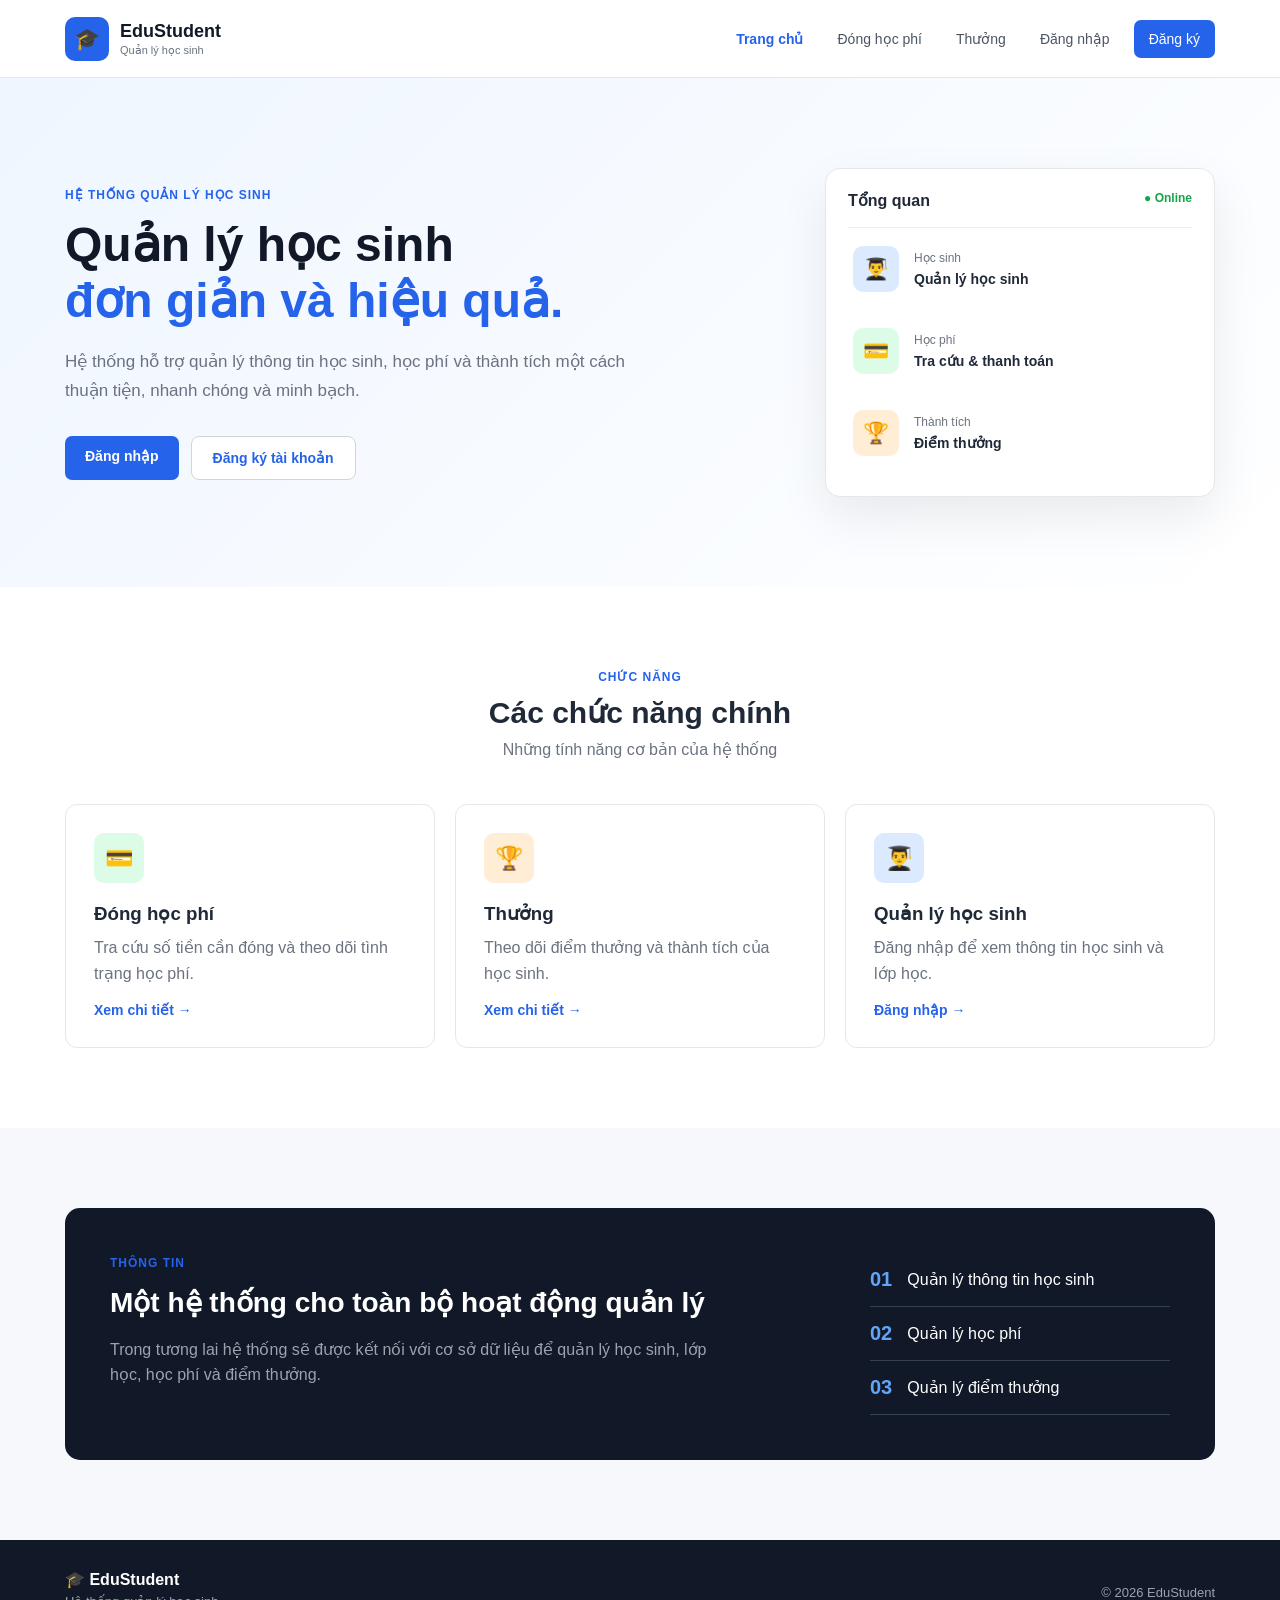
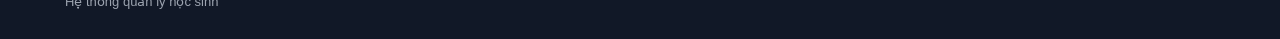
<file: index.html>
<!DOCTYPE html>
<html lang="vi">
<head>
    <meta charset="UTF-8">
    <meta name="viewport" content="width=device-width, initial-scale=1.0">

    <title>EduStudent - Trang chủ</title>

    <link rel="stylesheet" href="index.css">
</head>

<body>

<header class="header">
    <div class="container navbar">

        <a href="index.html" class="logo">
            <div class="logo-icon">🎓</div>

            <div class="logo-text">
                <strong>EduStudent</strong>
                <span>Quản lý học sinh</span>
            </div>
        </a>

        <nav class="nav">
            <a href="index.html" class="active">Trang chủ</a>
            <a href="tuition.html">Đóng học phí</a>
            <a href="reward.html">Thưởng</a>
            <a href="login.html">Đăng nhập</a>
            <a href="register.html" class="register-btn">Đăng ký</a>
        </nav>

    </div>
</header>


<main>

    <!-- HERO -->

    <section class="hero">

        <div class="container hero-content">

            <div class="hero-text">

                <div class="tag">
                    HỆ THỐNG QUẢN LÝ HỌC SINH
                </div>

                <h1>
                    Quản lý học sinh
                    <br>
                    <span>đơn giản và hiệu quả.</span>
                </h1>

                <p>
                    Hệ thống hỗ trợ quản lý thông tin học sinh,
                    học phí và thành tích một cách thuận tiện,
                    nhanh chóng và minh bạch.
                </p>

                <div class="hero-buttons">

                    <a href="login.html" class="btn primary-btn">
                        Đăng nhập
                    </a>

                    <a href="register.html" class="btn outline-btn">
                        Đăng ký tài khoản
                    </a>

                </div>

            </div>


            <div class="hero-image">

                <div class="dashboard-card">

                    <div class="dashboard-top">
                        <span>Tổng quan</span>
                        <span class="online">● Online</span>
                    </div>

                    <div class="dashboard-box">

                        <div class="dash-icon blue">
                            👨‍🎓
                        </div>

                        <div>
                            <small>Học sinh</small>
                            <strong>Quản lý học sinh</strong>
                        </div>

                    </div>

                    <div class="dashboard-box">

                        <div class="dash-icon green">
                            💳
                        </div>

                        <div>
                            <small>Học phí</small>
                            <strong>Tra cứu & thanh toán</strong>
                        </div>

                    </div>

                    <div class="dashboard-box">

                        <div class="dash-icon orange">
                            🏆
                        </div>

                        <div>
                            <small>Thành tích</small>
                            <strong>Điểm thưởng</strong>
                        </div>

                    </div>

                </div>

            </div>

        </div>

    </section>


    <!-- FEATURES -->

    <section class="features">

        <div class="container">

            <div class="section-title">

                <span>CHỨC NĂNG</span>

                <h2>
                    Các chức năng chính
                </h2>

                <p>
                    Những tính năng cơ bản của hệ thống
                </p>

            </div>


            <div class="feature-grid">

                <a href="tuition.html" class="feature-card">

                    <div class="feature-icon green">
                        💳
                    </div>

                    <h3>Đóng học phí</h3>

                    <p>
                        Tra cứu số tiền cần đóng và
                        theo dõi tình trạng học phí.
                    </p>

                    <span class="feature-link">
                        Xem chi tiết →
                    </span>

                </a>


                <a href="reward.html" class="feature-card">

                    <div class="feature-icon orange">
                        🏆
                    </div>

                    <h3>Thưởng</h3>

                    <p>
                        Theo dõi điểm thưởng và
                        thành tích của học sinh.
                    </p>

                    <span class="feature-link">
                        Xem chi tiết →
                    </span>

                </a>


                <a href="login.html" class="feature-card">

                    <div class="feature-icon blue">
                        👨‍🎓
                    </div>

                    <h3>Quản lý học sinh</h3>

                    <p>
                        Đăng nhập để xem thông tin
                        học sinh và lớp học.
                    </p>

                    <span class="feature-link">
                        Đăng nhập →
                    </span>

                </a>

            </div>

        </div>

    </section>


    <!-- INFORMATION -->

    <section class="information">

        <div class="container information-box">

            <div>
                <span class="tag">THÔNG TIN</span>

                <h2>
                    Một hệ thống cho toàn bộ
                    hoạt động quản lý
                </h2>

                <p>
                    Trong tương lai hệ thống sẽ được kết nối
                    với cơ sở dữ liệu để quản lý học sinh,
                    lớp học, học phí và điểm thưởng.
                </p>
            </div>

            <div class="info-list">

                <div>
                    <strong>01</strong>
                    <span>Quản lý thông tin học sinh</span>
                </div>

                <div>
                    <strong>02</strong>
                    <span>Quản lý học phí</span>
                </div>

                <div>
                    <strong>03</strong>
                    <span>Quản lý điểm thưởng</span>
                </div>

            </div>

        </div>

    </section>

</main>


<footer>
    <div class="container footer-content">

        <div>
            <strong>🎓 EduStudent</strong>
            <p>Hệ thống quản lý học sinh</p>
        </div>

        <p>
            © 2026 EduStudent
        </p>

    </div>
</footer>


<script src="index.js"></script>

</body>
</html>
</file>
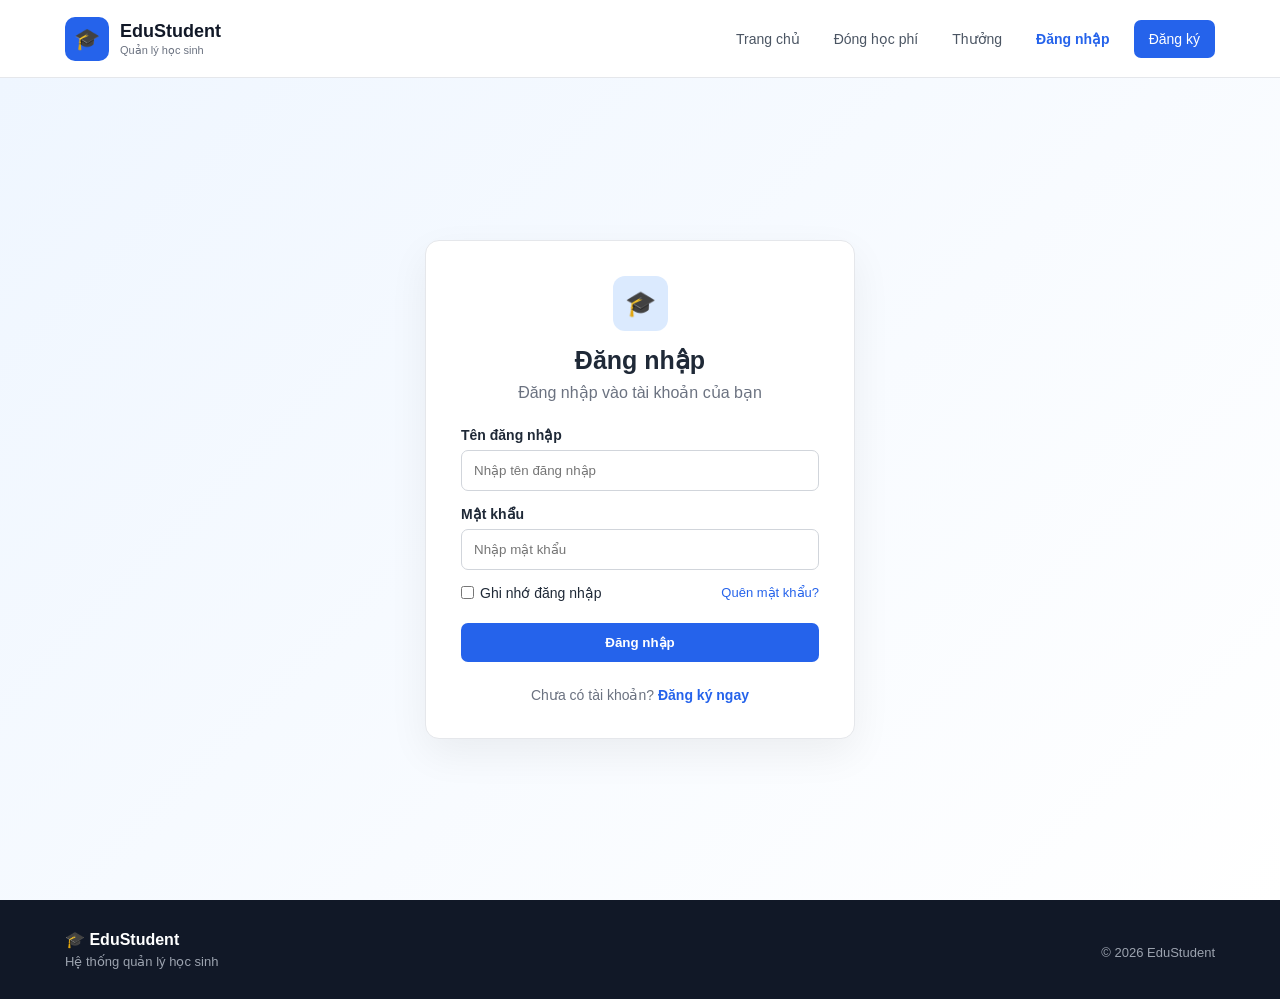
<file: login.html>
<!DOCTYPE html>
<html lang="vi">

<head>

    <meta charset="UTF-8">

    <meta name="viewport"
          content="width=device-width, initial-scale=1.0">

    <title>EduStudent - Đăng nhập</title>

    <link rel="stylesheet"
          href="index.css">

</head>


<body>

<header class="header">

    <div class="container navbar">

        <a href="index.html"
           class="logo">

            <div class="logo-icon">
                🎓
            </div>

            <div class="logo-text">

                <strong>
                    EduStudent
                </strong>

                <span>
                    Quản lý học sinh
                </span>

            </div>

        </a>


        <nav class="nav">

            <a href="index.html">
                Trang chủ
            </a>

            <a href="tuition.html">
                Đóng học phí
            </a>

            <a href="reward.html">
                Thưởng
            </a>

            <a href="login.html"
               class="active">
                Đăng nhập
            </a>

            <a href="register.html"
               class="register-btn">
                Đăng ký
            </a>

        </nav>

    </div>

</header>


<main>

    <section class="auth-page">

        <div class="auth-card">

            <div class="auth-icon">
                🎓
            </div>

            <h1>
                Đăng nhập
            </h1>

            <p>
                Đăng nhập vào tài khoản của bạn
            </p>


            <form id="loginForm">

                <label>
                    Tên đăng nhập
                </label>

                <input
                    type="text"
                    id="loginUsername"
                    placeholder="Nhập tên đăng nhập"
                    required
                >


                <label>
                    Mật khẩu
                </label>

                <input
                    type="password"
                    id="loginPassword"
                    placeholder="Nhập mật khẩu"
                    required
                >


                <div class="form-options">

                    <label class="remember">

                        <input type="checkbox">

                        Ghi nhớ đăng nhập

                    </label>


                    <a href="#">
                        Quên mật khẩu?
                    </a>

                </div>


                <button
                    type="submit"
                    class="primary-btn full-btn">

                    Đăng nhập

                </button>


                <div id="loginMessage"></div>

            </form>


            <div class="auth-footer">

                Chưa có tài khoản?

                <a href="register.html">
                    Đăng ký ngay
                </a>

            </div>

        </div>

    </section>

</main>


<footer>

    <div class="container footer-content">

        <div>

            <strong>
                🎓 EduStudent
            </strong>

            <p>
                Hệ thống quản lý học sinh
            </p>

        </div>

        <p>
            © 2026 EduStudent
        </p>

    </div>

</footer>


<script src="index.js"></script>

</body>
</html>
</file>
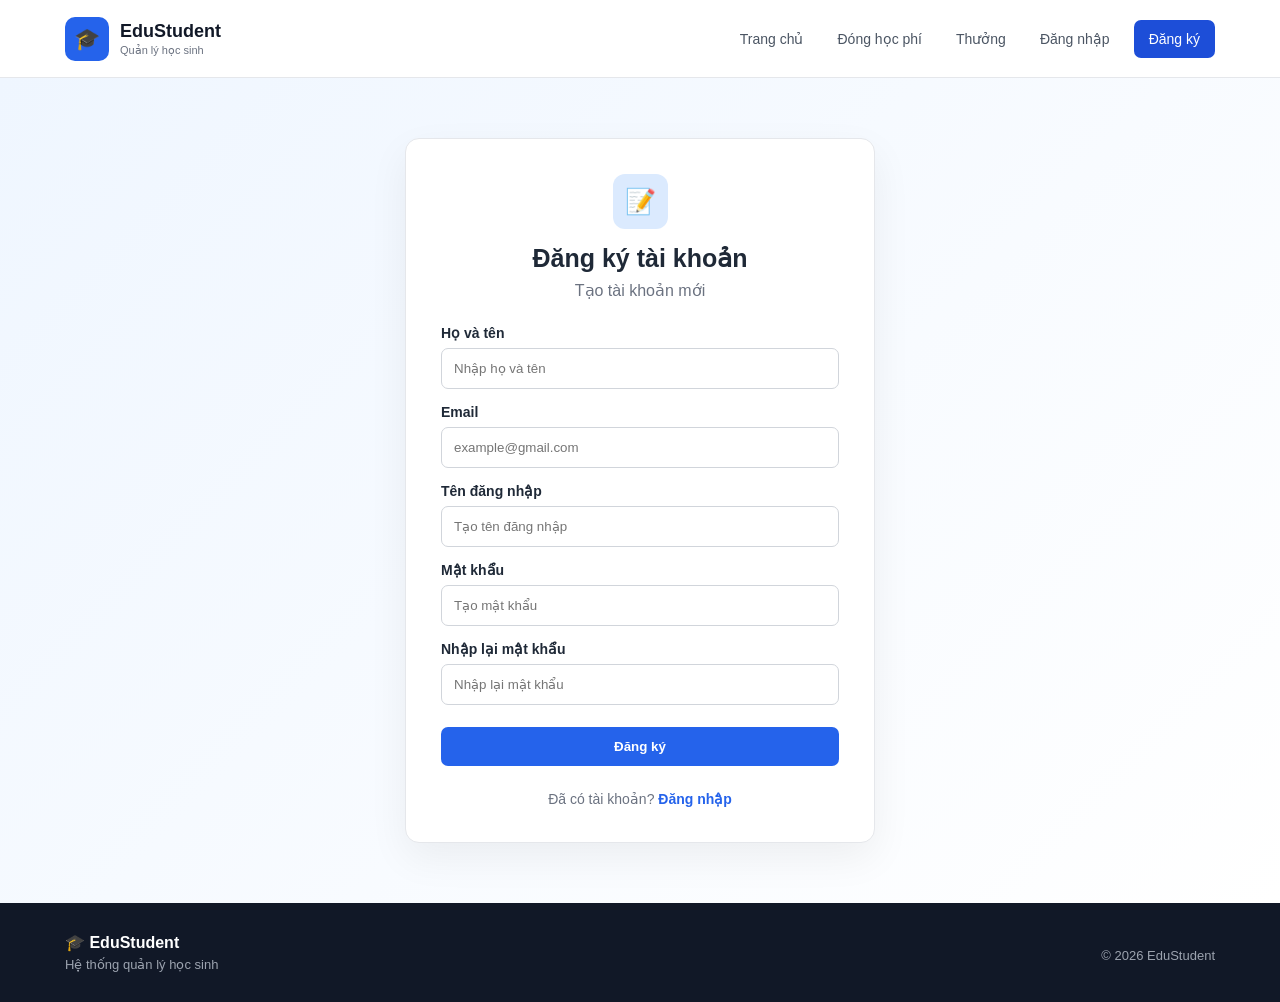
<file: register.html>
<!DOCTYPE html>
<html lang="vi">

<head>

    <meta charset="UTF-8">

    <meta name="viewport"
          content="width=device-width, initial-scale=1.0">

    <title>EduStudent - Đăng ký</title>

    <link rel="stylesheet"
          href="index.css">

</head>


<body>

<header class="header">

    <div class="container navbar">

        <a href="index.html"
           class="logo">

            <div class="logo-icon">
                🎓
            </div>

            <div class="logo-text">

                <strong>
                    EduStudent
                </strong>

                <span>
                    Quản lý học sinh
                </span>

            </div>

        </a>


        <nav class="nav">

            <a href="index.html">
                Trang chủ
            </a>

            <a href="tuition.html">
                Đóng học phí
            </a>

            <a href="reward.html">
                Thưởng
            </a>

            <a href="login.html">
                Đăng nhập
            </a>

            <a href="register.html"
               class="register-btn active-register">
                Đăng ký
            </a>

        </nav>

    </div>

</header>


<main>

    <section class="auth-page">

        <div class="auth-card register-card">

            <div class="auth-icon">
                📝
            </div>

            <h1>
                Đăng ký tài khoản
            </h1>

            <p>
                Tạo tài khoản mới
            </p>


            <form id="registerForm">

                <label>
                    Họ và tên
                </label>

                <input
                    type="text"
                    id="registerName"
                    placeholder="Nhập họ và tên"
                    required
                >


                <label>
                    Email
                </label>

                <input
                    type="email"
                    id="registerEmail"
                    placeholder="example@gmail.com"
                    required
                >


                <label>
                    Tên đăng nhập
                </label>

                <input
                    type="text"
                    id="registerUsername"
                    placeholder="Tạo tên đăng nhập"
                    required
                >


                <label>
                    Mật khẩu
                </label>

                <input
                    type="password"
                    id="registerPassword"
                    placeholder="Tạo mật khẩu"
                    required
                >


                <label>
                    Nhập lại mật khẩu
                </label>

                <input
                    type="password"
                    id="confirmPassword"
                    placeholder="Nhập lại mật khẩu"
                    required
                >


                <button
                    type="submit"
                    class="primary-btn full-btn">

                    Đăng ký

                </button>


                <div id="registerMessage"></div>

            </form>


            <div class="auth-footer">

                Đã có tài khoản?

                <a href="login.html">
                    Đăng nhập
                </a>

            </div>

        </div>

    </section>

</main>


<footer>

    <div class="container footer-content">

        <div>

            <strong>
                🎓 EduStudent
            </strong>

            <p>
                Hệ thống quản lý học sinh
            </p>

        </div>

        <p>
            © 2026 EduStudent
        </p>

    </div>

</footer>


<script src="index.js"></script>

</body>
</html>
</file>
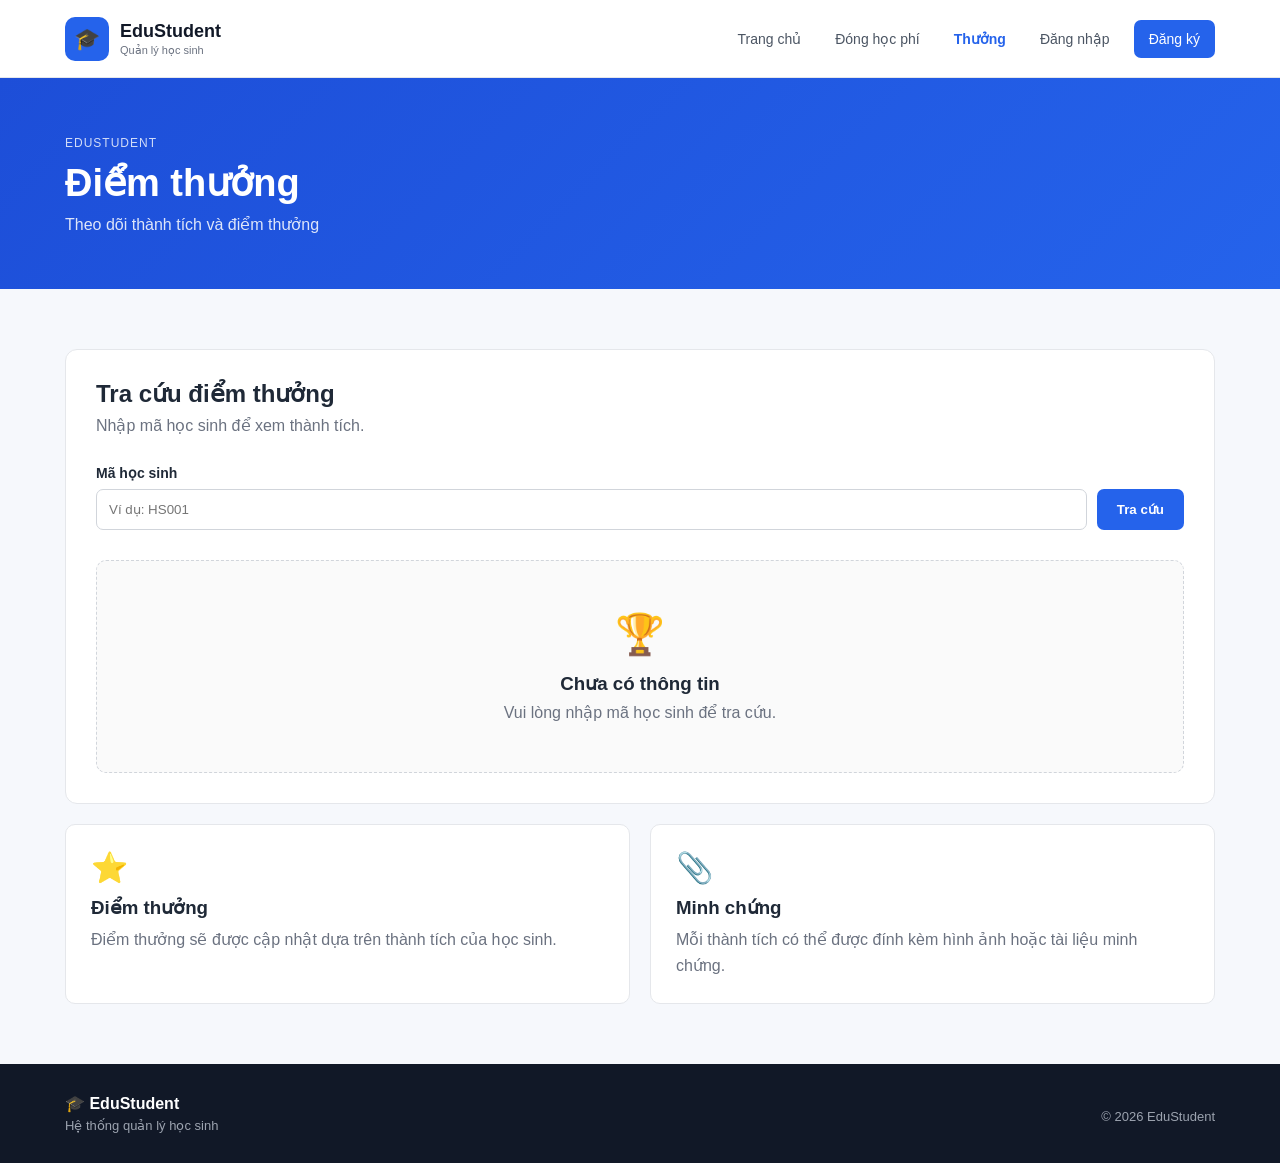
<file: reward.html>
<!DOCTYPE html>
<html lang="vi">
<head>

    <meta charset="UTF-8">

    <meta name="viewport"
          content="width=device-width, initial-scale=1.0">

    <title>EduStudent - Thưởng</title>

    <link rel="stylesheet" href="index.css">

</head>


<body>

<header class="header">

    <div class="container navbar">

        <a href="index.html" class="logo">

            <div class="logo-icon">
                🎓
            </div>

            <div class="logo-text">

                <strong>EduStudent</strong>

                <span>
                    Quản lý học sinh
                </span>

            </div>

        </a>


        <nav class="nav">

            <a href="index.html">
                Trang chủ
            </a>

            <a href="tuition.html">
                Đóng học phí
            </a>

            <a href="reward.html" class="active">
                Thưởng
            </a>

            <a href="login.html">
                Đăng nhập
            </a>

            <a href="register.html"
               class="register-btn">
                Đăng ký
            </a>

        </nav>

    </div>

</header>


<main>

    <section class="page-banner">

        <div class="container">

            <span>EDUSTUDENT</span>

            <h1>
                Điểm thưởng
            </h1>

            <p>
                Theo dõi thành tích và điểm thưởng
            </p>

        </div>

    </section>


    <section class="page-content">

        <div class="container">


            <div class="content-card">

                <div class="card-heading">

                    <h2>
                        Tra cứu điểm thưởng
                    </h2>

                    <p>
                        Nhập mã học sinh để xem thành tích.
                    </p>

                </div>


                <form id="rewardForm"
                      class="search-form">

                    <label>
                        Mã học sinh
                    </label>


                    <div class="input-row">

                        <input
                            type="text"
                            id="rewardStudentCode"
                            placeholder="Ví dụ: HS001"
                            required
                        >


                        <button
                            type="submit"
                            class="primary-btn">

                            Tra cứu

                        </button>

                    </div>

                </form>


                <div id="rewardResult"
                     class="reward-result">

                    <div class="empty-state">

                        <div class="empty-icon">
                            🏆
                        </div>

                        <h3>
                            Chưa có thông tin
                        </h3>

                        <p>
                            Vui lòng nhập mã học sinh để tra cứu.
                        </p>

                    </div>

                </div>

            </div>


            <div class="reward-info">

                <div>

                    <div class="reward-icon">
                        ⭐
                    </div>

                    <h3>
                        Điểm thưởng
                    </h3>

                    <p>
                        Điểm thưởng sẽ được cập nhật
                        dựa trên thành tích của học sinh.
                    </p>

                </div>


                <div>

                    <div class="reward-icon">
                        📎
                    </div>

                    <h3>
                        Minh chứng
                    </h3>

                    <p>
                        Mỗi thành tích có thể được đính kèm
                        hình ảnh hoặc tài liệu minh chứng.
                    </p>

                </div>

            </div>

        </div>

    </section>

</main>


<footer>

    <div class="container footer-content">

        <div>

            <strong>
                🎓 EduStudent
            </strong>

            <p>
                Hệ thống quản lý học sinh
            </p>

        </div>

        <p>
            © 2026 EduStudent
        </p>

    </div>

</footer>


<script src="index.js"></script>

</body>
</html>
</file>
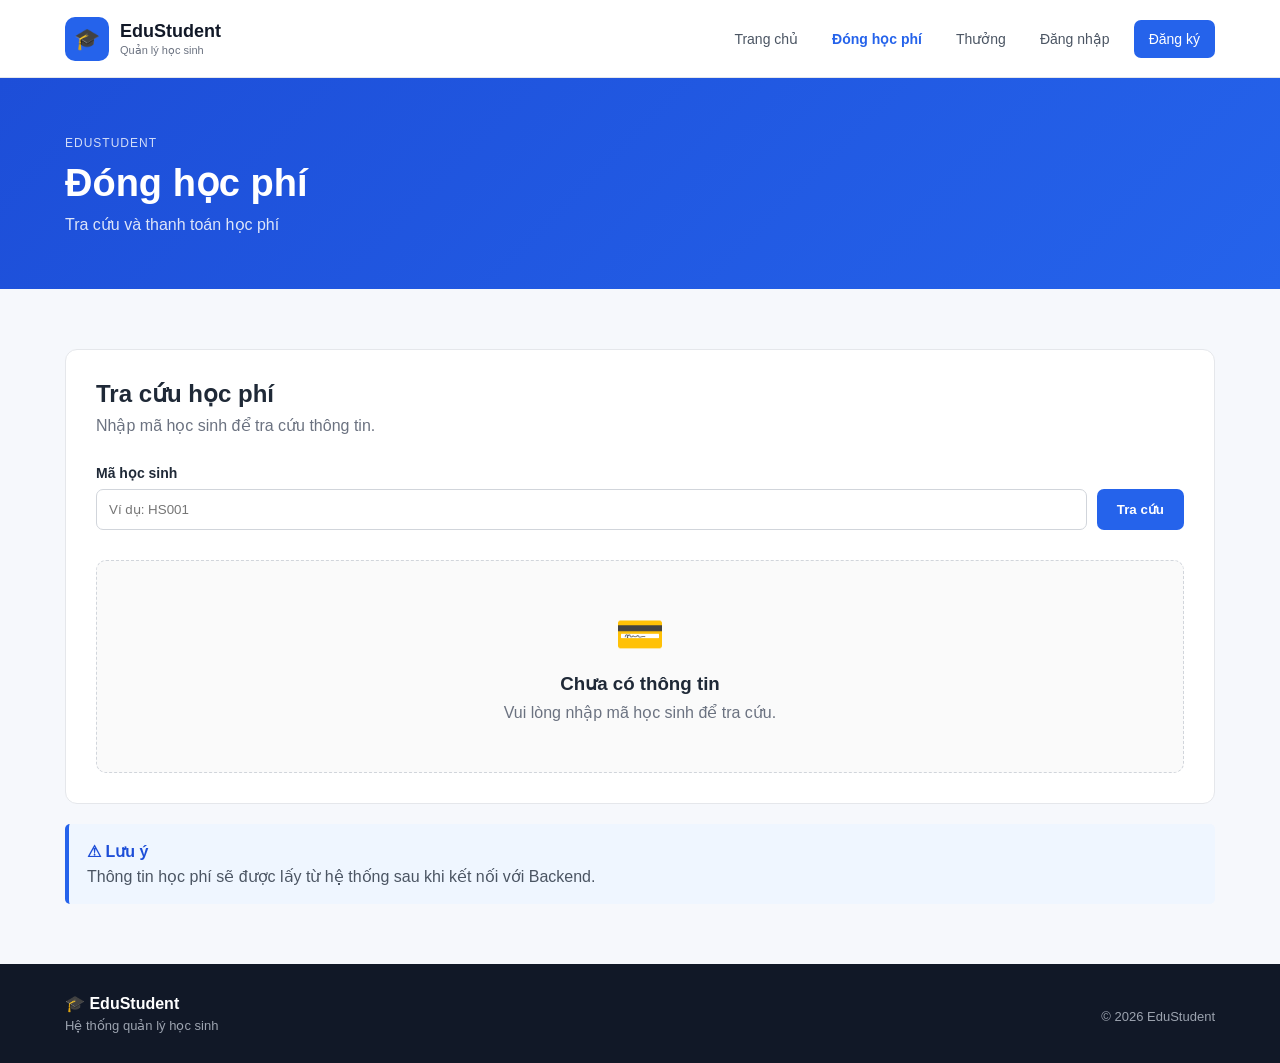
<file: tuition.html>
<!DOCTYPE html>
<html lang="vi">
<head>
    <meta charset="UTF-8">
    <meta name="viewport" content="width=device-width, initial-scale=1.0">

    <title>EduStudent - Đóng học phí</title>

    <link rel="stylesheet" href="index.css">
</head>

<body>

<header class="header">

    <div class="container navbar">

        <a href="index.html" class="logo">
            <div class="logo-icon">🎓</div>

            <div class="logo-text">
                <strong>EduStudent</strong>
                <span>Quản lý học sinh</span>
            </div>
        </a>

        <nav class="nav">
            <a href="index.html">Trang chủ</a>
            <a href="tuition.html" class="active">Đóng học phí</a>
            <a href="reward.html">Thưởng</a>
            <a href="login.html">Đăng nhập</a>
            <a href="register.html" class="register-btn">Đăng ký</a>
        </nav>

    </div>

</header>


<main>

    <section class="page-banner">

        <div class="container">

            <span>EDUSTUDENT</span>

            <h1>
                Đóng học phí
            </h1>

            <p>
                Tra cứu và thanh toán học phí
            </p>

        </div>

    </section>


    <section class="page-content">

        <div class="container">

            <div class="content-card">

                <div class="card-heading">

                    <h2>
                        Tra cứu học phí
                    </h2>

                    <p>
                        Nhập mã học sinh để tra cứu thông tin.
                    </p>

                </div>


                <form id="tuitionForm" class="search-form">

                    <label>
                        Mã học sinh
                    </label>

                    <div class="input-row">

                        <input
                            type="text"
                            id="studentCode"
                            placeholder="Ví dụ: HS001"
                            required
                        >

                        <button type="submit" class="primary-btn">
                            Tra cứu
                        </button>

                    </div>

                </form>


                <!-- KẾT QUẢ SAU NÀY BACKEND SẼ TRẢ VỀ -->

                <div id="tuitionResult" class="tuition-result">

                    <div class="empty-state">

                        <div class="empty-icon">
                            💳
                        </div>

                        <h3>
                            Chưa có thông tin
                        </h3>

                        <p>
                            Vui lòng nhập mã học sinh để tra cứu.
                        </p>

                    </div>

                </div>

            </div>


            <div class="notice">

                <strong>⚠ Lưu ý</strong>

                <p>
                    Thông tin học phí sẽ được lấy từ hệ thống
                    sau khi kết nối với Backend.
                </p>

            </div>

        </div>

    </section>

</main>


<footer>
    <div class="container footer-content">

        <div>
            <strong>🎓 EduStudent</strong>
            <p>Hệ thống quản lý học sinh</p>
        </div>

        <p>© 2026 EduStudent</p>

    </div>
</footer>


<script src="index.js"></script>

</body>
</html>
</file>
<file: index.css>
* {
    margin: 0;
    padding: 0;
    box-sizing: border-box;
}


html {
    scroll-behavior: smooth;
}


body {
    font-family: Arial, Helvetica, sans-serif;
    color: #1f2937;
    background: #f6f8fc;
}


a {
    text-decoration: none;
    color: inherit;
}


.container {
    width: 1150px;
    max-width: calc(100% - 40px);
    margin: auto;
}


/* ================= HEADER ================= */

.header {
    height: 78px;
    background: white;

    border-bottom: 1px solid #e5e7eb;

    position: sticky;
    top: 0;

    z-index: 1000;
}


.navbar {
    height: 100%;

    display: flex;

    justify-content: space-between;
    align-items: center;
}


/* LOGO */

.logo {
    display: flex;
    align-items: center;
    gap: 11px;
}


.logo-icon {
    width: 44px;
    height: 44px;

    display: flex;
    align-items: center;
    justify-content: center;

    background: #2563eb;

    border-radius: 10px;

    font-size: 21px;
}


.logo-text strong {
    display: block;

    font-size: 18px;

    color: #111827;
}


.logo-text span {
    display: block;

    margin-top: 2px;

    color: #6b7280;

    font-size: 11px;
}


/* NAV */

.nav {
    display: flex;
    align-items: center;
    gap: 4px;
}


.nav a {
    color: #4b5563;

    font-size: 14px;

    padding: 11px 15px;

    border-radius: 7px;

    transition: 0.2s;
}


.nav a:hover {
    color: #2563eb;

    background: #eff6ff;
}


.nav a.active {
    color: #2563eb;

    font-weight: bold;
}


.nav .register-btn {
    color: white;

    background: #2563eb;

    margin-left: 5px;
}


.nav .register-btn:hover {
    color: white;

    background: #1d4ed8;
}


.nav .active-register {
    background: #1d4ed8;
}


/* ================= HERO ================= */

.hero {
    padding: 90px 0;

    background:
        linear-gradient(
            135deg,
            #eff6ff,
            #ffffff
        );
}


.hero-content {
    display: flex;

    align-items: center;

    justify-content: space-between;

    gap: 60px;
}


.hero-text {
    width: 55%;
}


.tag {
    display: inline-block;

    color: #2563eb;

    font-size: 12px;

    font-weight: bold;

    letter-spacing: 1px;

    margin-bottom: 15px;
}


.hero h1 {
    font-size: 48px;

    line-height: 1.15;

    color: #111827;

    margin-bottom: 20px;
}


.hero h1 span {
    color: #2563eb;
}


.hero-text p {
    color: #6b7280;

    font-size: 17px;

    line-height: 1.7;

    max-width: 600px;
}


.hero-buttons {
    display: flex;

    gap: 12px;

    margin-top: 30px;
}


.btn {
    padding: 13px 21px;

    border-radius: 8px;

    font-weight: bold;

    font-size: 14px;
}


.primary-btn {
    border: none;

    background: #2563eb;

    color: white;

    cursor: pointer;

    padding: 12px 20px;

    border-radius: 7px;

    font-weight: bold;

    transition: 0.2s;
}


.primary-btn:hover {
    background: #1d4ed8;
}


.outline-btn {
    color: #2563eb;

    background: white;

    border: 1px solid #d1d5db;
}


.outline-btn:hover {
    background: #f9fafb;
}


/* ================= HERO CARD ================= */

.hero-image {
    width: 390px;
}


.dashboard-card {
    background: white;

    border: 1px solid #e5e7eb;

    border-radius: 15px;

    padding: 22px;

    box-shadow:
        0 20px 50px
        rgba(0, 0, 0, 0.08);
}


.dashboard-top {
    display: flex;

    justify-content: space-between;

    padding-bottom: 17px;

    border-bottom: 1px solid #eee;

    font-weight: bold;
}


.online {
    color: #16a34a;

    font-size: 12px;
}


.dashboard-box {
    display: flex;

    align-items: center;

    gap: 15px;

    padding: 18px 5px;
}


.dashboard-box small {
    display: block;

    color: #6b7280;

    font-size: 12px;

    margin-bottom: 5px;
}


.dashboard-box strong {
    font-size: 14px;
}


.dash-icon {
    width: 46px;
    height: 46px;

    border-radius: 10px;

    display: flex;

    align-items: center;
    justify-content: center;

    font-size: 21px;
}


.blue {
    background: #dbeafe;
}


.green {
    background: #dcfce7;
}


.orange {
    background: #ffedd5;
}


/* ================= FEATURES ================= */

.features {
    background: white;

    padding: 80px 0;
}


.section-title {
    text-align: center;

    margin-bottom: 45px;
}


.section-title span {
    color: #2563eb;

    font-size: 12px;

    font-weight: bold;

    letter-spacing: 1px;
}


.section-title h2 {
    font-size: 30px;

    margin: 10px 0;
}


.section-title p {
    color: #6b7280;
}


.feature-grid {
    display: grid;

    grid-template-columns:
        repeat(3, 1fr);

    gap: 20px;
}


.feature-card {
    padding: 28px;

    border: 1px solid #e5e7eb;

    border-radius: 12px;

    background: white;

    transition: 0.2s;
}


.feature-card:hover {
    transform: translateY(-4px);

    box-shadow:
        0 10px 30px
        rgba(0,0,0,0.06);
}


.feature-icon {
    width: 50px;
    height: 50px;

    border-radius: 10px;

    display: flex;

    align-items: center;
    justify-content: center;

    font-size: 23px;

    margin-bottom: 20px;
}


.feature-card h3 {
    margin-bottom: 10px;
}


.feature-card p {
    color: #6b7280;

    line-height: 1.6;

    margin-bottom: 15px;
}


.feature-link {
    color: #2563eb;

    font-size: 14px;

    font-weight: bold;
}


/* ================= INFORMATION ================= */

.information {
    padding: 80px 0;
}


.information-box {
    background: #111827;

    color: white;

    border-radius: 15px;

    padding: 45px;

    display: flex;

    justify-content: space-between;

    gap: 50px;
}


.information-box h2 {
    font-size: 28px;

    line-height: 1.3;

    margin-bottom: 15px;
}


.information-box p {
    color: #9ca3af;

    line-height: 1.6;

    max-width: 600px;
}


.info-list {
    min-width: 300px;
}


.info-list div {
    display: flex;

    align-items: center;

    gap: 15px;

    padding: 15px 0;

    border-bottom: 1px solid #374151;
}


.info-list strong {
    color: #60a5fa;

    font-size: 20px;
}


/* ================= PAGE BANNER ================= */

.page-banner {
    background:
        linear-gradient(
            135deg,
            #1d4ed8,
            #2563eb
        );

    color: white;

    padding: 55px 0;
}


.page-banner span {
    font-size: 12px;

    letter-spacing: 1px;

    opacity: 0.8;
}


.page-banner h1 {
    font-size: 38px;

    margin: 10px 0;
}


.page-banner p {
    opacity: 0.85;
}


/* ================= PAGE CONTENT ================= */

.page-content {
    padding: 60px 0;

    min-height: 600px;
}


.content-card {
    background: white;

    border: 1px solid #e5e7eb;

    border-radius: 12px;

    padding: 30px;
}


.card-heading {
    margin-bottom: 30px;
}


.card-heading h2 {
    margin-bottom: 8px;
}


.card-heading p {
    color: #6b7280;
}


/* ================= FORM ================= */

.search-form label {
    display: block;

    font-weight: bold;

    font-size: 14px;

    margin-bottom: 8px;
}


.input-row {
    display: flex;

    gap: 10px;
}


.input-row input {
    flex: 1;

    padding: 12px;

    border: 1px solid #d1d5db;

    border-radius: 7px;

    outline: none;
}


.input-row input:focus {
    border-color: #2563eb;
}


/* ================= EMPTY ================= */

.tuition-result,
.reward-result {
    margin-top: 30px;
}


.empty-state {
    text-align: center;

    padding: 50px;

    border: 1px dashed #d1d5db;

    border-radius: 10px;

    background: #fafafa;
}


.empty-icon {
    font-size: 40px;

    margin-bottom: 15px;
}


.empty-state h3 {
    margin-bottom: 8px;
}


.empty-state p {
    color: #6b7280;
}


/* ================= NOTICE ================= */

.notice {
    margin-top: 20px;

    padding: 18px;

    background: #eff6ff;

    border-left: 4px solid #2563eb;

    border-radius: 5px;
}


.notice strong {
    color: #1d4ed8;
}


.notice p {
    color: #4b5563;

    margin-top: 6px;
}


/* ================= REWARD INFO ================= */

.reward-info {
    display: grid;

    grid-template-columns: 1fr 1fr;

    gap: 20px;

    margin-top: 20px;
}


.reward-info > div {
    background: white;

    border: 1px solid #e5e7eb;

    border-radius: 10px;

    padding: 25px;
}


.reward-icon {
    font-size: 30px;

    margin-bottom: 12px;
}


.reward-info h3 {
    margin-bottom: 8px;
}


.reward-info p {
    color: #6b7280;

    line-height: 1.6;
}


/* ================= AUTH ================= */

.auth-page {
    min-height: calc(100vh - 78px);

    display: flex;

    align-items: center;

    justify-content: center;

    padding: 60px 20px;

    background:
        linear-gradient(
            135deg,
            #eff6ff,
            #ffffff
        );
}


.auth-card {
    width: 430px;

    max-width: 100%;

    background: white;

    padding: 35px;

    border-radius: 14px;

    border: 1px solid #e5e7eb;

    box-shadow:
        0 15px 40px
        rgba(0,0,0,0.06);
}


.register-card {
    width: 470px;
}


.auth-icon {
    width: 55px;
    height: 55px;

    margin: 0 auto 15px;

    display: flex;

    align-items: center;
    justify-content: center;

    border-radius: 12px;

    background: #dbeafe;

    font-size: 25px;
}


.auth-card h1 {
    text-align: center;

    font-size: 25px;

    margin-bottom: 8px;
}


.auth-card > p {
    text-align: center;

    color: #6b7280;

    margin-bottom: 25px;
}


.auth-card form label {
    display: block;

    font-weight: bold;

    font-size: 14px;

    margin: 15px 0 7px;
}


.auth-card form input[type="text"],
.auth-card form input[type="email"],
.auth-card form input[type="password"] {
    width: 100%;

    padding: 12px;

    border: 1px solid #d1d5db;

    border-radius: 7px;

    outline: none;
}


.auth-card form input:focus {
    border-color: #2563eb;
}


.form-options {
    display: flex;

    justify-content: space-between;

    align-items: center;

    margin-top: 15px;

    font-size: 13px;
}


.form-options a {
    color: #2563eb;
}


.remember {
    display: flex !important;

    align-items: center;

    gap: 6px;

    margin: 0 !important;

    font-weight: normal !important;
}


.remember input {
    width: auto !important;
}


.full-btn {
    width: 100%;

    margin-top: 22px;
}


#loginMessage,
#registerMessage {
    text-align: center;

    margin-top: 15px;

    font-size: 14px;
}


.auth-footer {
    text-align: center;

    margin-top: 25px;

    color: #6b7280;

    font-size: 14px;
}


.auth-footer a {
    color: #2563eb;

    font-weight: bold;
}


/* ================= FOOTER ================= */

footer {
    background: #111827;

    color: white;

    padding: 30px 0;
}


.footer-content {
    display: flex;

    align-items: center;

    justify-content: space-between;
}


.footer-content p {
    color: #9ca3af;

    font-size: 13px;

    margin-top: 5px;
}


/* ================= MOBILE ================= */

@media (max-width: 850px) {

    .header {
        height: auto;
    }


    .navbar {
        padding: 15px 0;

        flex-direction: column;

        gap: 15px;
    }


    .nav {
        width: 100%;

        overflow-x: auto;

        justify-content: flex-start;
    }


    .hero-content {
        flex-direction: column;
    }


    .hero-text {
        width: 100%;
    }


    .hero h1 {
        font-size: 37px;
    }


    .hero-image {
        width: 100%;
    }


    .feature-grid {
        grid-template-columns: 1fr;
    }


    .information-box {
        flex-direction: column;
    }


    .reward-info {
        grid-template-columns: 1fr;
    }


    .footer-content {
        flex-direction: column;

        gap: 15px;

        text-align: center;
    }

}


@media (max-width: 550px) {

    .container {
        max-width: calc(100% - 25px);
    }


    .hero {
        padding: 60px 0;
    }


    .hero h1 {
        font-size: 32px;
    }


    .hero-buttons {
        flex-direction: column;
    }


    .btn {
        text-align: center;
    }


    .input-row {
        flex-direction: column;
    }


    .information-box {
        padding: 30px 25px;
    }


    .auth-card {
        padding: 25px 20px;
    }

}
</file>
